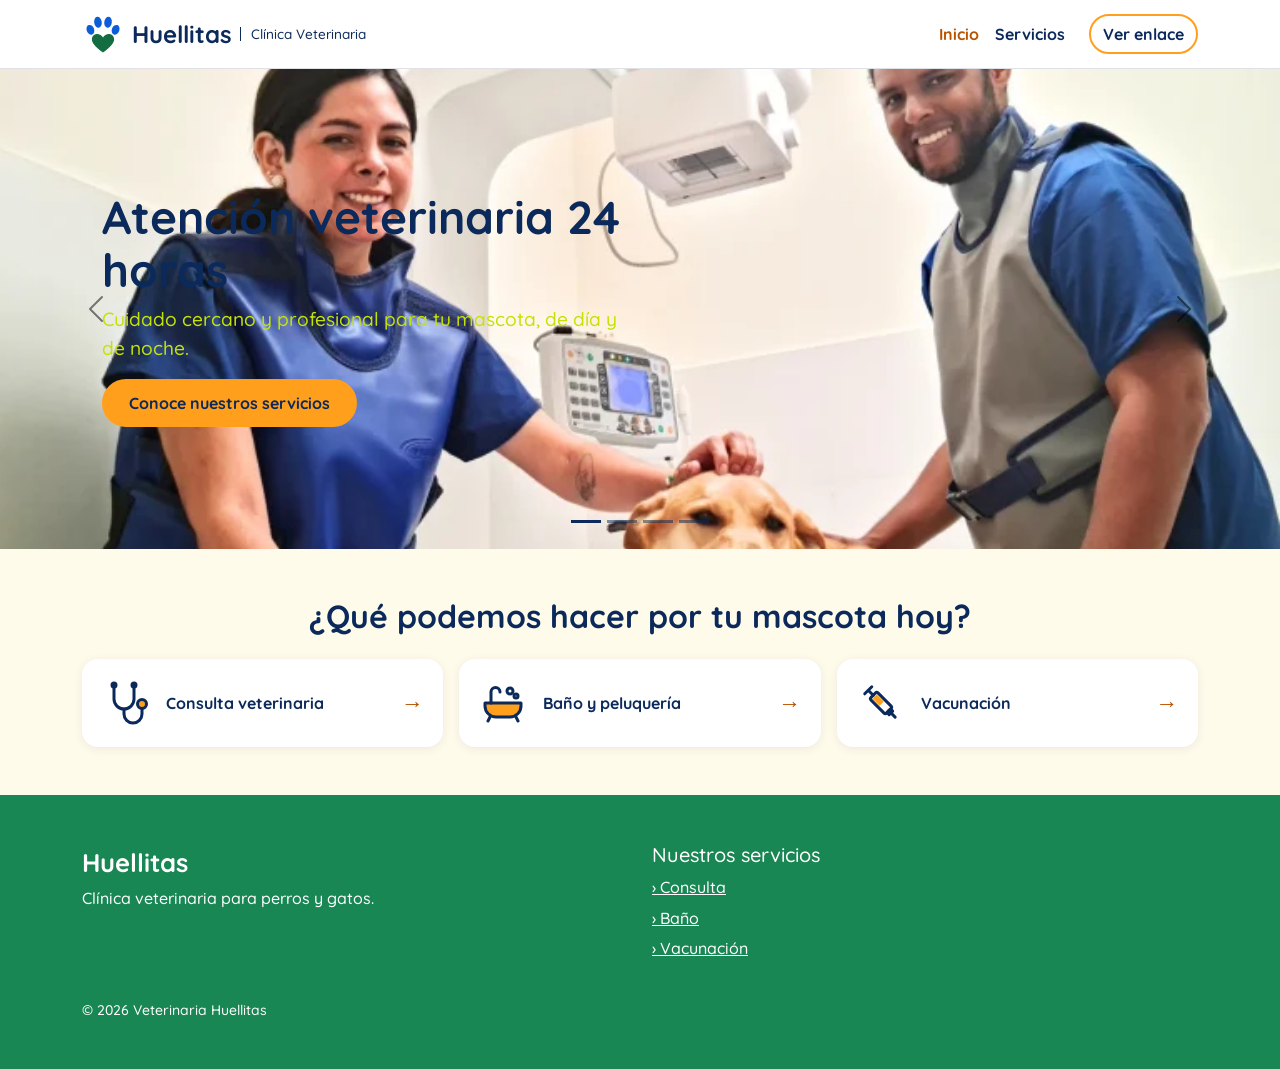
<file: CASTREJON PRACTICA 3 FDW/Veterinaria Huellitas/index.html>
<!DOCTYPE html>
<html lang="es">
<head>
    <meta charset="UTF-8">
    <meta name="viewport" content="width=device-width, initial-scale=1.0">
    <title>Veterinaria Huellitas</title>
    <meta name="description" content="Veterinaria Huellitas: atención veterinaria 24 horas, consulta, baño y vacunación para perros y gatos.">
    <link rel="icon" href="favicon/favicon.png" type="image/png">
    <link rel="preconnect" href="https://fonts.googleapis.com">
    <link rel="preconnect" href="https://fonts.gstatic.com" crossorigin>
    <link rel="stylesheet" href="https://fonts.googleapis.com/css2?family=Quicksand:wght@500;700&display=swap">
    <link rel="stylesheet" href="https://cdn.jsdelivr.net/npm/bootstrap@5.3.3/dist/css/bootstrap.min.css">
    <link rel="stylesheet" href="estilos/estilos.css">
    <script defer src="https://cdn.jsdelivr.net/npm/bootstrap@5.3.3/dist/js/bootstrap.bundle.min.js"></script>
    <script defer src="app/script.js"></script>
</head>
<body>
    <header>
        <nav class="navbar navbar-expand-sm bg-white border-bottom sticky-top" aria-label="Menú principal">
            <div class="container">
                <a class="navbar-brand d-flex align-items-center gap-2" href="#">
                    <img src="images/logo.svg" alt="" width="42" height="42">
                    <span class="marca">Huellitas</span>
                    <span class="marca-sub d-none d-md-inline">Clínica Veterinaria</span>
                </a>
                <button class="navbar-toggler" type="button" data-bs-toggle="collapse"
                    data-bs-target="#menu" aria-controls="menu" aria-expanded="false"
                    aria-label="Mostrar u ocultar el menú">
                    <span class="navbar-toggler-icon"></span>
                </button>
                <div class="collapse navbar-collapse" id="menu">
                    <ul class="navbar-nav ms-auto">
                        <li class="nav-item">
                            <a class="nav-link active" aria-current="page" href="#">Inicio</a>
                        </li>
                        <li class="nav-item">
                            <a class="nav-link" href="html/servicios.html">Servicios</a>
                        </li>
                    </ul>
                    <button type="button" id="btn-enlace" class="btn btn-borde-naranja ms-sm-3 mt-2 mt-sm-0">Ver enlace</button>
                </div>
            </div>
        </nav>
    </header>

    <main>
        <h1 class="visually-hidden">Veterinaria Huellitas</h1>

        <section aria-label="Servicios destacados">
            <div id="carrusel" class="carousel slide" data-bs-ride="carousel">
                <div class="carousel-indicators">
                    <button type="button" data-bs-target="#carrusel" data-bs-slide-to="0" class="active" aria-current="true" aria-label="Imagen 1"></button>
                    <button type="button" data-bs-target="#carrusel" data-bs-slide-to="1" aria-label="Imagen 2"></button>
                    <button type="button" data-bs-target="#carrusel" data-bs-slide-to="2" aria-label="Imagen 3"></button>
                    <button type="button" data-bs-target="#carrusel" data-bs-slide-to="3" aria-label="Imagen 4"></button>
                </div>

                <div class="carousel-inner">
                    <div class="carousel-item active fondo-durazno">
                        <img src="images/carrusel-24horas.png" class="d-block w-100" width="1600" height="600" alt="Un perro y un gato juntos, con un letrero de 24 horas">
                        <div class="carousel-caption">
                            <h2>Atención veterinaria 24 horas</h2>
                            <p>Cuidado cercano y profesional para tu mascota, de día y de noche.</p>
                            <a class="btn btn-naranja" href="html/servicios.html">Conoce nuestros servicios</a>
                        </div>
                    </div>
                    <div class="carousel-item fondo-crema">
                        <img src="images/carrusel-consulta.png" class="d-block w-100" width="1600" height="600" loading="lazy" alt="Perro sonriente con collar junto a una cruz médica">
                        <div class="carousel-caption">
                            <h2>Consulta veterinaria</h2>
                            <p>Revisamos su salud con atención cercana y un plan de cuidado a su medida.</p>
                            <a class="btn btn-naranja" href="html/servicios.html">Conoce nuestros servicios</a>
                        </div>
                    </div>
                    <div class="carousel-item fondo-celeste">
                        <img src="images/carrusel-bano.png" class="d-block w-100" width="1600" height="600" loading="lazy" alt="Perro con espuma sobre la cabeza dentro de una bañera">
                        <div class="carousel-caption">
                            <h2>Baño y peluquería</h2>
                            <p>Un baño relajante y un corte a medida para que luzca limpio y feliz.</p>
                            <a class="btn btn-naranja" href="html/servicios.html">Conoce nuestros servicios</a>
                        </div>
                    </div>
                    <div class="carousel-item fondo-menta">
                        <img src="images/carrusel-vacunacion.png" class="d-block w-100" width="1600" height="600" loading="lazy" alt="Gato con collar junto a una jeringa de vacuna">
                        <div class="carousel-caption">
                            <h2>Vacunación para perros y gatos</h2>
                            <p>Mantén a tu mascota protegida con su calendario de vacunas siempre al día.</p>
                            <a class="btn btn-naranja" href="html/servicios.html">Conoce nuestros servicios</a>
                        </div>
                    </div>
                </div>

                <button class="carousel-control-prev" type="button" data-bs-target="#carrusel" data-bs-slide="prev">
                    <span class="carousel-control-prev-icon" aria-hidden="true"></span>
                    <span class="visually-hidden">Anterior</span>
                </button>
                <button class="carousel-control-next" type="button" data-bs-target="#carrusel" data-bs-slide="next">
                    <span class="carousel-control-next-icon" aria-hidden="true"></span>
                    <span class="visually-hidden">Siguiente</span>
                </button>
            </div>
        </section>

        <section class="seccion-servicios py-5">
            <div class="container">
                <h2 class="text-center mb-4">¿Qué podemos hacer por tu mascota hoy?</h2>
                <div class="row g-3 justify-content-center">
                <div class="col-12 col-sm-4">
                    <a class="tarjeta-servicio" href="html/servicios.html">
                        <img src="images/icono-consulta.svg" alt="" width="48" height="48">
                        <span class="tarjeta-titulo">Consulta veterinaria</span>
                        <span class="tarjeta-flecha" aria-hidden="true">&rarr;</span>
                    </a>
                </div>
                <div class="col-12 col-sm-4">
                    <a class="tarjeta-servicio" href="html/servicios.html">
                        <img src="images/icono-bano.svg" alt="" width="48" height="48">
                        <span class="tarjeta-titulo">Baño y peluquería</span>
                        <span class="tarjeta-flecha" aria-hidden="true">&rarr;</span>
                    </a>
                </div>
                <div class="col-12 col-sm-4">
                    <a class="tarjeta-servicio" href="html/servicios.html">
                        <img src="images/icono-vacunacion.svg" alt="" width="48" height="48">
                        <span class="tarjeta-titulo">Vacunación</span>
                        <span class="tarjeta-flecha" aria-hidden="true">&rarr;</span>
                    </a>
                </div>
                </div>
            </div>
        </section>
    </main>

    <footer id="pie" class="py-5">
        <div class="container">
            <div class="row gy-4">
                <div class="col-md-6">
                    <p class="pie-marca">Huellitas</p>
                    <p class="mb-0">Clínica veterinaria para perros y gatos.</p>
                </div>
                <div class="col-md-6">
                    <h2 class="h5">Nuestros servicios</h2>
                    <ul class="list-unstyled lista-pie">
                        <li>
                            <a href="https://www.vetivet.pe/consulta-veterinaria-perros-gatos" target="_blank" rel="noopener noreferrer">Consulta<span class="visually-hidden"> (se abre en una pestaña nueva)</span></a>
                        </li>
                        <li>
                            <a href="https://www.vetivet.pe/bano-corte-grooming-perro" target="_blank" rel="noopener noreferrer">Baño<span class="visually-hidden"> (se abre en una pestaña nueva)</span></a>
                        </li>
                        <li>
                            <a href="https://www.vetivet.pe/vacunacion-perros-gatos" target="_blank" rel="noopener noreferrer">Vacunación<span class="visually-hidden"> (se abre en una pestaña nueva)</span></a>
                        </li>
                    </ul>
                </div>
            </div>
            <p class="small mt-4 mb-0">&copy; 2026 Veterinaria Huellitas</p>
        </div>
    </footer>
</body>
</html>
</file>
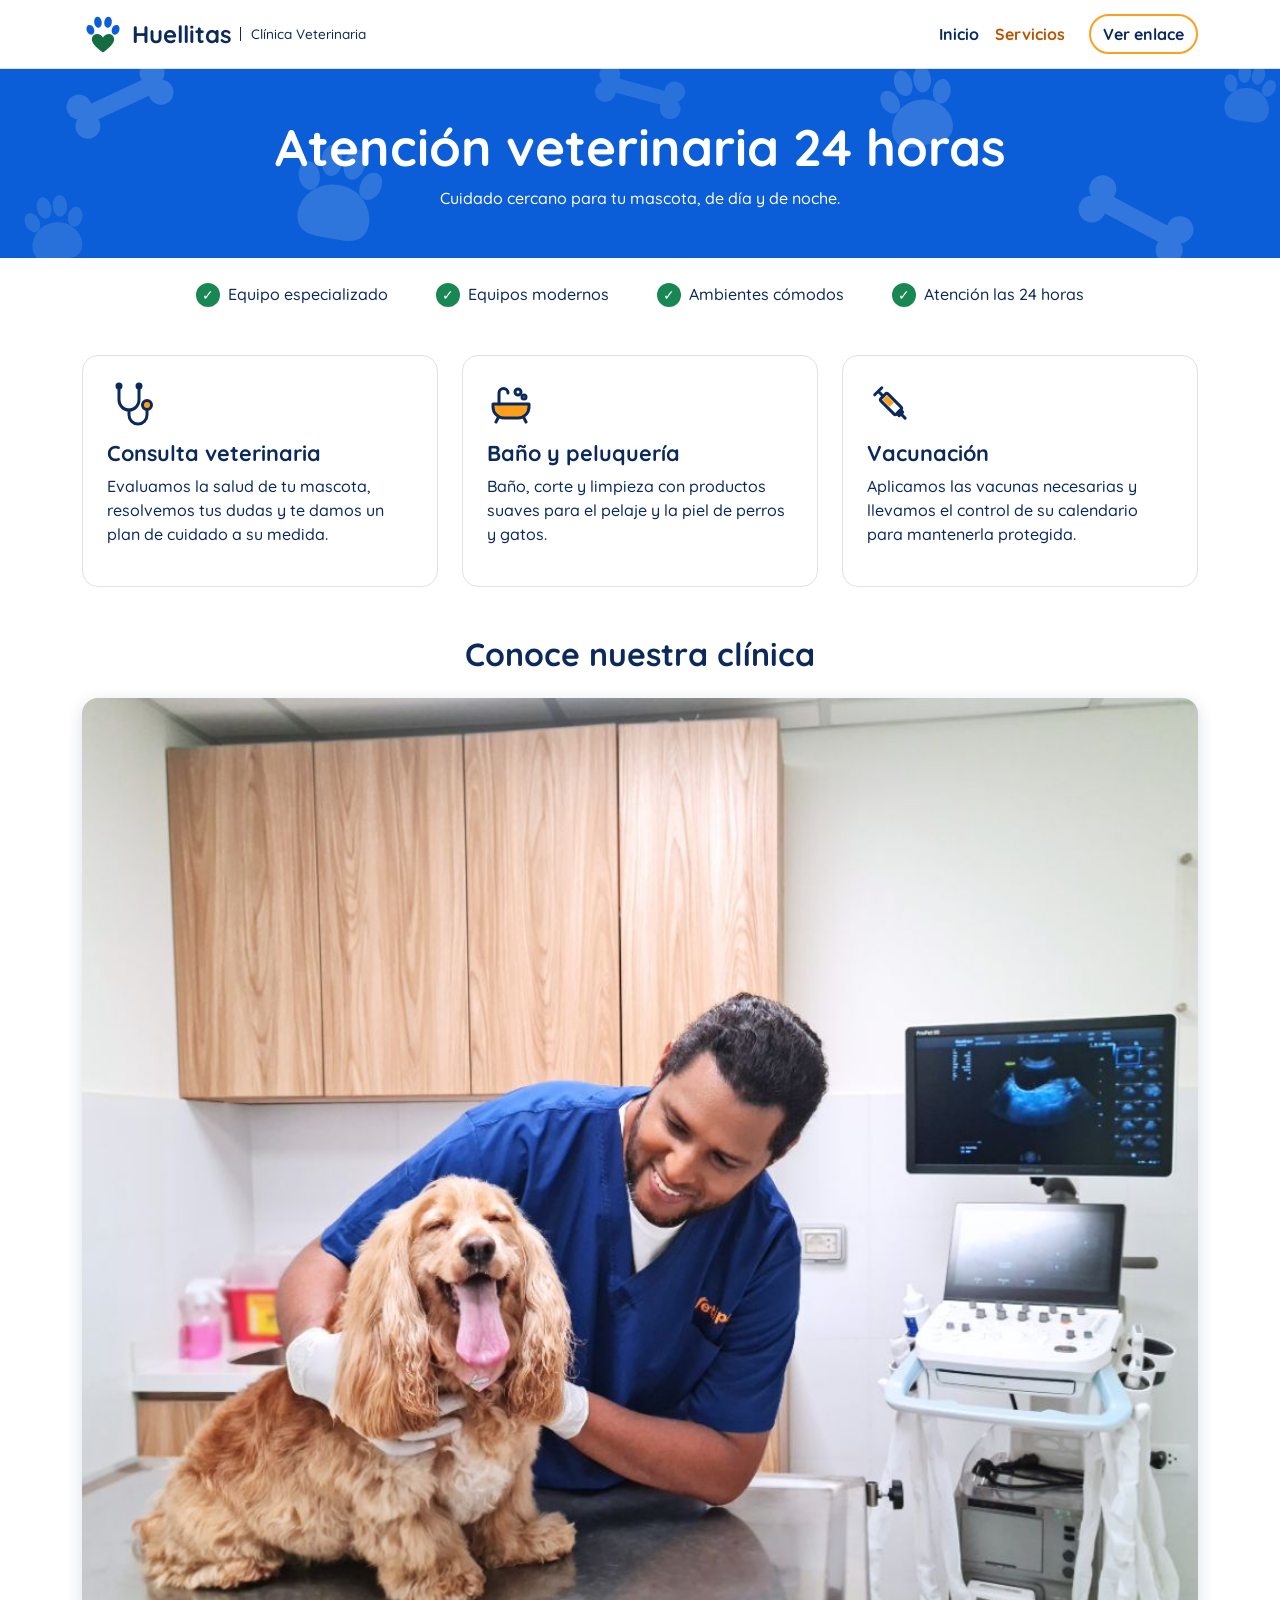
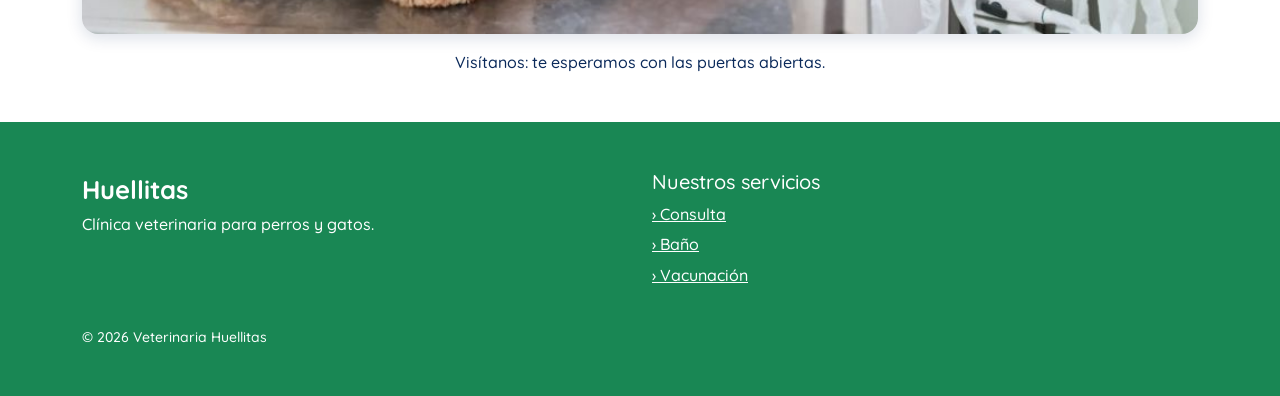
<file: CASTREJON PRACTICA 3 FDW/Veterinaria Huellitas/html/servicios.html>
<!DOCTYPE html>
<html lang="es">
<head>
    <meta charset="UTF-8">
    <meta name="viewport" content="width=device-width, initial-scale=1.0">
    <title>Veterinaria Huellitas</title>
    <meta name="description" content="Servicios de la Veterinaria Huellitas: consulta, baño y peluquería, y vacunación. Atención las 24 horas.">
    <link rel="icon" href="../favicon/favicon.png" type="image/png">
    <link rel="preconnect" href="https://fonts.googleapis.com">
    <link rel="preconnect" href="https://fonts.gstatic.com" crossorigin>
    <link rel="stylesheet" href="https://fonts.googleapis.com/css2?family=Quicksand:wght@500;700&display=swap">
    <link rel="stylesheet" href="https://cdn.jsdelivr.net/npm/bootstrap@5.3.3/dist/css/bootstrap.min.css">
    <link rel="stylesheet" href="../estilos/estilos.css">
    <script defer src="https://cdn.jsdelivr.net/npm/bootstrap@5.3.3/dist/js/bootstrap.bundle.min.js"></script>
    <script defer src="../app/script.js"></script>
</head>
<body>
    <header>
        <nav class="navbar navbar-expand-sm bg-white border-bottom sticky-top" aria-label="Menú principal">
            <div class="container">
                <a class="navbar-brand d-flex align-items-center gap-2" href="../index.html">
                    <img src="../images/logo.svg" alt="" width="42" height="42">
                    <span class="marca">Huellitas</span>
                    <span class="marca-sub d-none d-md-inline">Clínica Veterinaria</span>
                </a>
                <button class="navbar-toggler" type="button" data-bs-toggle="collapse"
                    data-bs-target="#menu" aria-controls="menu" aria-expanded="false"
                    aria-label="Mostrar u ocultar el menú">
                    <span class="navbar-toggler-icon"></span>
                </button>
                <div class="collapse navbar-collapse" id="menu">
                    <ul class="navbar-nav ms-auto">
                        <li class="nav-item">
                            <a class="nav-link" href="../index.html">Inicio</a>
                        </li>
                        <li class="nav-item">
                            <a class="nav-link active" aria-current="page" href="#">Servicios</a>
                        </li>
                    </ul>
                    <button type="button" id="btn-enlace" class="btn btn-borde-naranja ms-sm-3 mt-2 mt-sm-0">Ver enlace</button>
                </div>
            </div>
        </nav>
    </header>

    <main>
        <section id="cabecera" class="p-5 text-center">
            <h1>Atención veterinaria 24 horas</h1>
            <p class="mb-0">Cuidado cercano para tu mascota, de día y de noche.</p>
        </section>

        <section class="container my-4">
            <ul class="beneficios list-unstyled d-flex flex-wrap justify-content-center gap-3 gap-md-5 mb-0">
                <li>Equipo especializado</li>
                <li>Equipos modernos</li>
                <li>Ambientes cómodos</li>
                <li>Atención las 24 horas</li>
            </ul>
        </section>

        <section class="container my-5">
            <div class="row g-4">
                <div class="col-sm-4">
                    <div class="servicio h-100">
                        <img src="../images/icono-consulta.svg" alt="" width="48" height="48">
                        <h3>Consulta veterinaria</h3>
                        <p>Evaluamos la salud de tu mascota, resolvemos tus dudas y te damos un plan de cuidado a su medida.</p>
                    </div>
                </div>
                <div class="col-sm-4">
                    <div class="servicio h-100">
                        <img src="../images/icono-bano.svg" alt="" width="48" height="48">
                        <h3>Baño y peluquería</h3>
                        <p>Baño, corte y limpieza con productos suaves para el pelaje y la piel de perros y gatos.</p>
                    </div>
                </div>
                <div class="col-sm-4">
                    <div class="servicio h-100">
                        <img src="../images/icono-vacunacion.svg" alt="" width="48" height="48">
                        <h3>Vacunación</h3>
                        <p>Aplicamos las vacunas necesarias y llevamos el control de su calendario para mantenerla protegida.</p>
                    </div>
                </div>
            </div>
        </section>

        <section class="container mb-5 text-center">
            <h2>Conoce nuestra clínica</h2>
            <img src="../images/fachada.png" class="img-fluid imagen-clinica mt-3" width="1600" height="600" loading="lazy" alt="Fachada de la clínica veterinaria Huellitas con letrero azul y paredes amarillas">
            <p class="mt-3 mb-0">Visítanos: te esperamos con las puertas abiertas.</p>
        </section>
    </main>

    <footer id="pie" class="py-5">
        <div class="container">
            <div class="row gy-4">
                <div class="col-md-6">
                    <p class="pie-marca">Huellitas</p>
                    <p class="mb-0">Clínica veterinaria para perros y gatos.</p>
                </div>
                <div class="col-md-6">
                    <h2 class="h5">Nuestros servicios</h2>
                    <ul class="list-unstyled lista-pie">
                        <li>
                            <a href="https://www.vetivet.pe/consulta-veterinaria-perros-gatos" target="_blank" rel="noopener noreferrer">Consulta<span class="visually-hidden"> (se abre en una pestaña nueva)</span></a>
                        </li>
                        <li>
                            <a href="https://www.vetivet.pe/bano-corte-grooming-perro" target="_blank" rel="noopener noreferrer">Baño<span class="visually-hidden"> (se abre en una pestaña nueva)</span></a>
                        </li>
                        <li>
                            <a href="https://www.vetivet.pe/vacunacion-perros-gatos" target="_blank" rel="noopener noreferrer">Vacunación<span class="visually-hidden"> (se abre en una pestaña nueva)</span></a>
                        </li>
                    </ul>
                </div>
            </div>
            <p class="small mt-4 mb-0">&copy; 2026 Veterinaria Huellitas</p>
        </div>
    </footer>
</body>
</html>
</file>
<file: CASTREJON PRACTICA 3 FDW/Veterinaria Huellitas/estilos/estilos.css>
body {
    font-family: "Quicksand", "Segoe UI", Arial, sans-serif;
    font-weight: 500;
    color: #0b2a5b;
}

h1,
h2,
h3 {
    font-weight: 700;
    color: #0b2a5b;
}

h3 {
    font-size: 1.35rem;
}

footer a {
    color: #ffffff;
}

footer a:hover {
    color: #d1e7dd;
}

.marca {
    font-size: 1.5rem;
    font-weight: 700;
    color: #0b2a5b;
}

.marca-sub {
    font-size: 0.85rem;
    color: #0b2a5b;
    border-left: 1px solid #0b2a5b;
    padding-left: 0.6rem;
    line-height: 1.1;
}

.navbar .nav-link {
    color: #0b2a5b;
    font-weight: 700;
}

.navbar .nav-link:hover,
.navbar .nav-link.active {
    color: #b85300;
}

.btn-naranja {
    background-color: #ff9f1c;
    color: #0b2a5b;
    font-weight: 700;
    border-radius: 50rem;
    padding: 0.7rem 1.6rem;
}

.btn-naranja:hover {
    background-color: #e68a00;
    color: #0b2a5b;
}

.btn-borde-naranja {
    border: 2px solid #ff9f1c;
    color: #0b2a5b;
    font-weight: 700;
    border-radius: 50rem;
}

.btn-borde-naranja:hover {
    background-color: #ff9f1c;
    color: #0b2a5b;
}

.carousel-item img {
    height: 480px;
    object-fit: cover;
    object-position: right center;
}

.fondo-durazno {
    background-color: #ffc999;
}

.fondo-crema {
    background-color: #fff0b8;
}

.fondo-celeste {
    background-color: #cfe8fb;
}

.fondo-menta {
    background-color: #d5f7e6;
}

.carousel-caption {
    left: 8%;
    right: auto;
    top: 50%;
    bottom: auto;
    width: 42%;
    transform: translateY(-50%);
    text-align: left;
    color: #c5e206;
    padding: 0;
}

.carousel-caption h2 {
    font-size: clamp(1.8rem, 3.6vw, 3.2rem);
    line-height: 1.15;
}

.carousel-caption p {
    font-size: clamp(1rem, 1.5vw, 1.75rem);
}

.carousel-indicators [data-bs-target] {
    background-color: #0b2a5b;
}

.carousel-control-prev-icon,
.carousel-control-next-icon {
    filter: invert(1) grayscale(100);
}

.seccion-servicios {
    background-color: #fffbeb;
}

.tarjeta-servicio {
    display: flex;
    align-items: center;
    gap: 1rem;
    background-color: #ffffff;
    border-radius: 1rem;
    padding: 1.25rem;
    text-decoration: none;
    color: #0b2a5b;
    box-shadow: 0 2px 10px rgba(11, 42, 91, 0.08);
    transition: transform 0.3s, box-shadow 0.3s;
}

.tarjeta-servicio:hover {
    transform: translateY(-4px);
    box-shadow: 0 8px 20px rgba(11, 42, 91, 0.16);
    color: #0b2a5b;
}

.tarjeta-titulo {
    flex: 1;
    font-weight: 700;
}

.tarjeta-flecha {
    font-size: 1.4rem;
    color: #b85300;
}

.beneficios li::before {
    content: "\2713";
    display: inline-block;
    width: 1.5rem;
    height: 1.5rem;
    line-height: 1.5rem;
    margin-right: 0.5rem;
    text-align: center;
    border-radius: 50%;
    background-color: #198754;
    color: #ffffff;
    font-size: 0.9rem;
}

.servicio {
    background-color: #ffffff;
    border: 1px solid #dee2e6;
    border-radius: 1rem;
    padding: 1.5rem;
    transition: transform 0.3s, box-shadow 0.3s;
}

.servicio:hover {
    transform: translateY(-4px);
    box-shadow: 0 8px 20px rgba(11, 42, 91, 0.14);
}

.servicio img {
    margin-bottom: 0.75rem;
}

.imagen-clinica {
    border-radius: 1rem;
    box-shadow: 0 4px 16px rgba(11, 42, 91, 0.15);
}

.pie-marca {
    font-size: 1.6rem;
    font-weight: 700;
    margin-bottom: 0.25rem;
}

.lista-pie li {
    margin-bottom: 0.4rem;
}

.lista-pie a::before {
    content: "\203A\00a0";
}

#cabecera {
    background-color: #0b5ed7;
    background-image: url("../images/decoracion.svg");
    background-size: cover;
    background-position: center;
    color: #ffffff;
}

#cabecera h1 {
    color: #ffffff;
    font-size: clamp(2rem, 5vw, 3.2rem);
}

#pie {
    background-color: #198754;
    color: #ffffff;
}

#pie h2 {
    color: #ffffff;
}

@media (max-width: 991.98px) {
    .carousel-item img {
        height: 260px;
    }

    .carousel-caption {
        position: static;
        transform: none;
        width: auto;
        text-align: center;
        padding: 1.25rem 1.25rem 3.25rem;
    }
}
</file>
